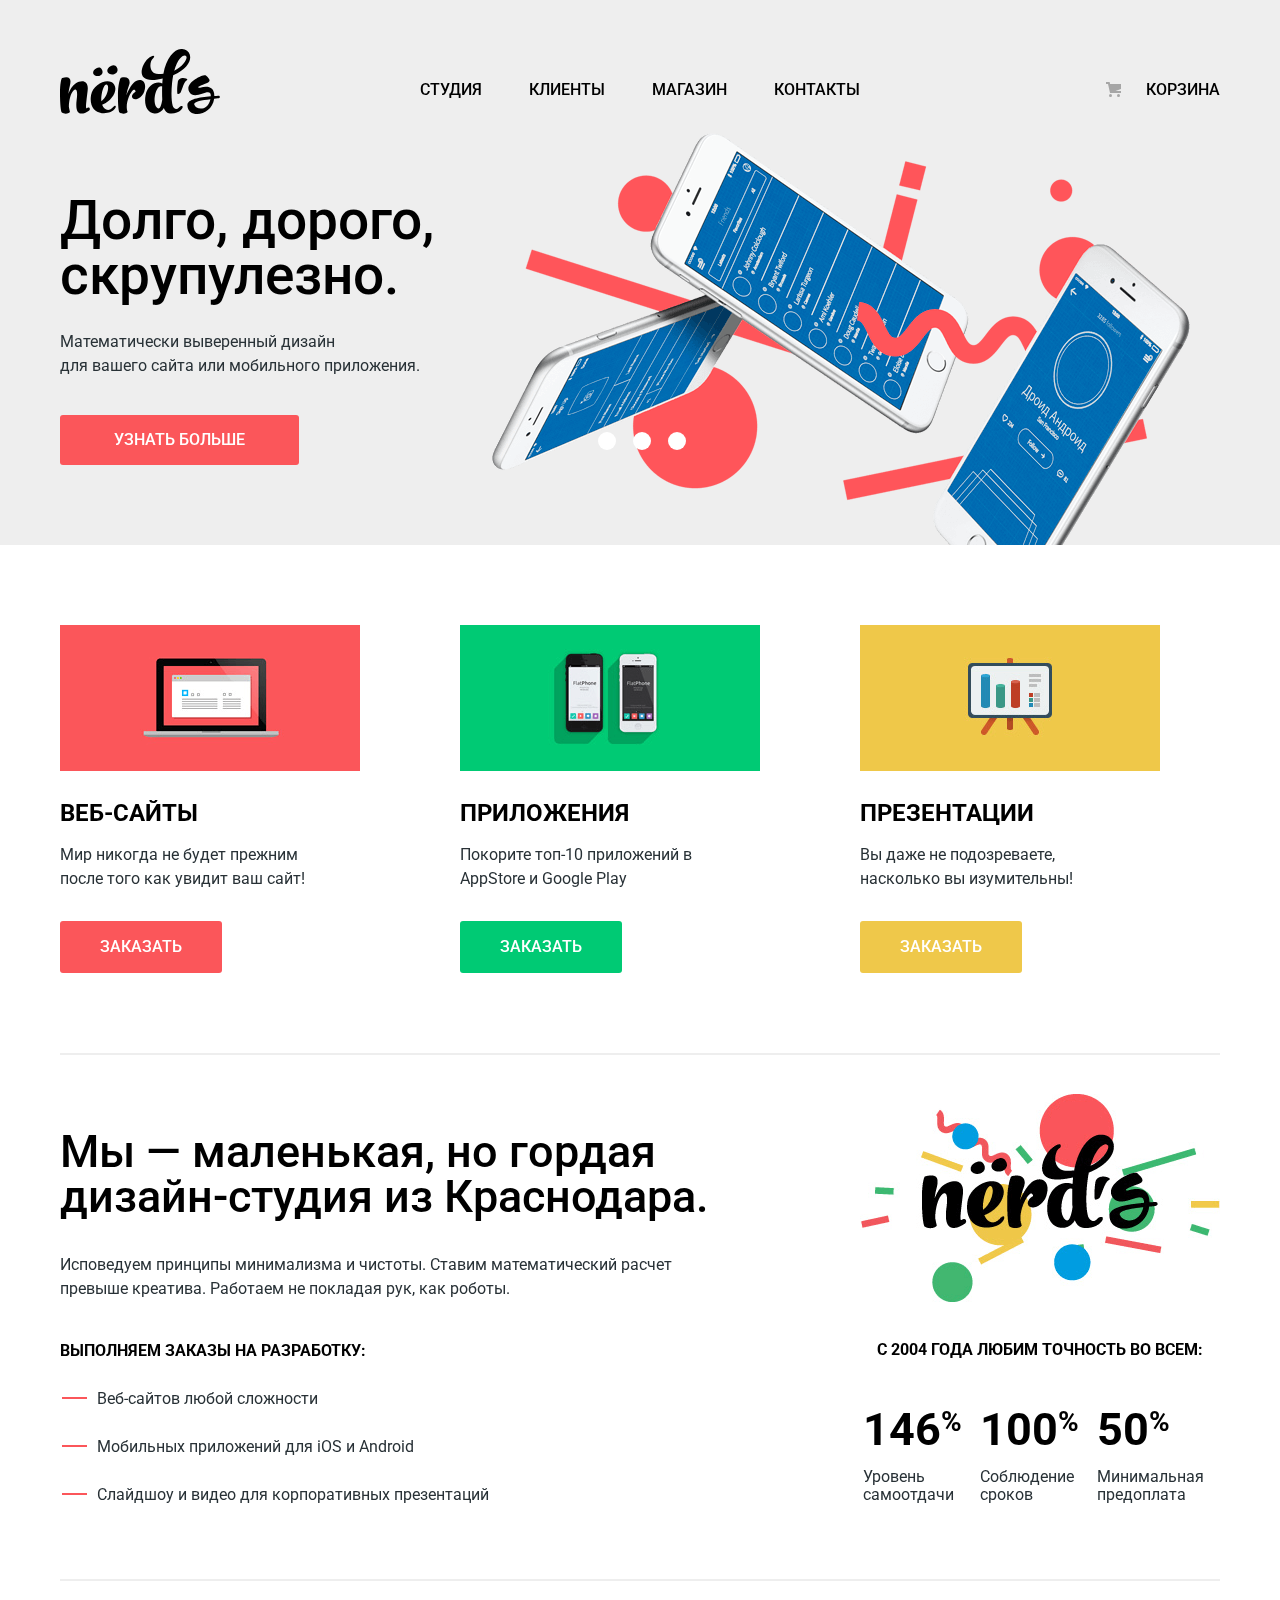
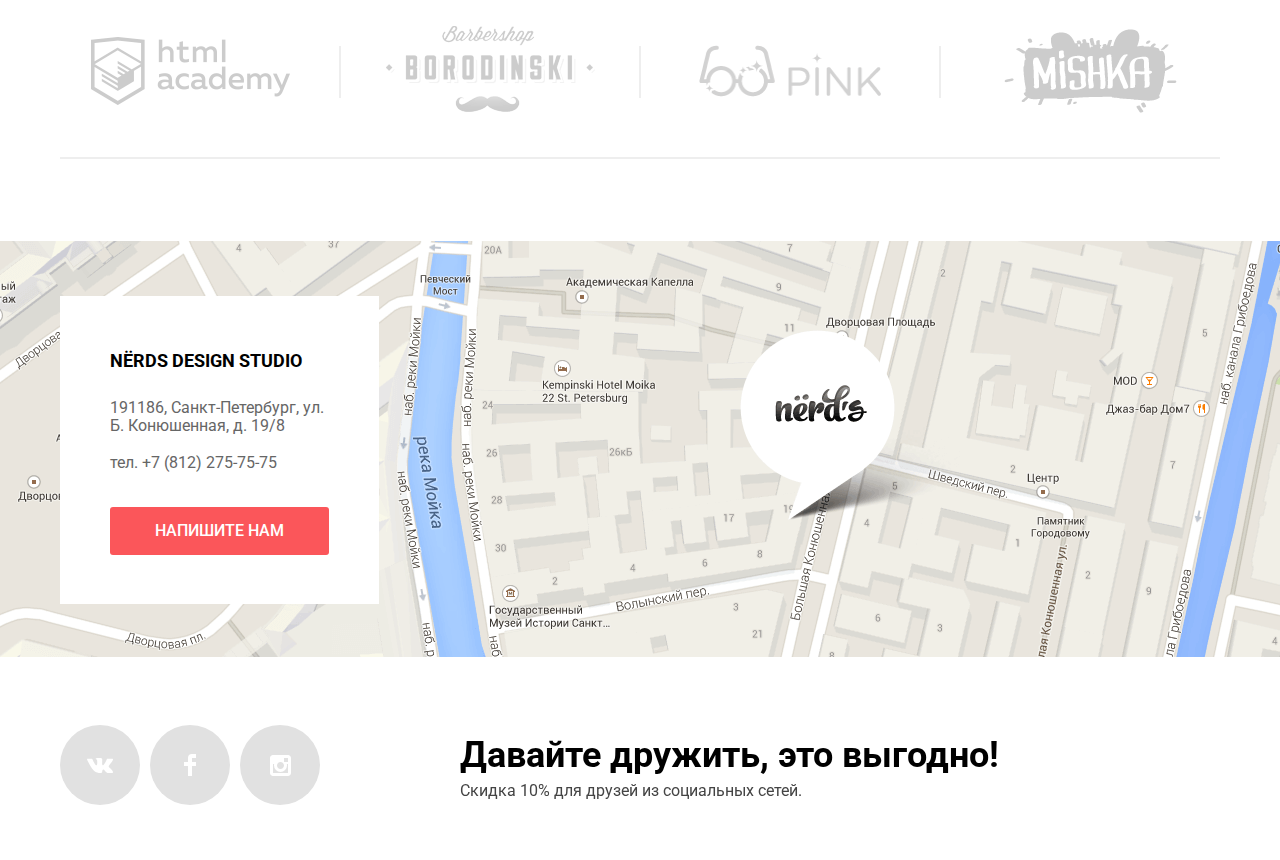
<file: index.html>
<!DOCTYPE html>
<html lang="ru">

<head>
  <meta charset="utf-8">
  <meta name="description" content="дизайн-студия из Краснодара">
  <meta name="keywords" content="дизайн, веб-сайты, приложения">
  <title>HTML Academy: Нёрдс</title>
  <link href="https://fonts.googleapis.com/css?family=Roboto:400,500,700&display=swap&subset=cyrillic" rel="stylesheet">
  <link rel="stylesheet" href="css/normalize.css">
  <link rel="stylesheet" href="./css/mini-style.css">
</head>

<body>
  <!--навигация-->
  <header class="header">
    <nav class="header-nav">
      <a class="header-logo">
        <img src="img/decor/nerds-logo.svg" alt="Логотип дизайн-студии Nerds" width="160" height="65">
      </a>
      <div class="nav-wrapper">
        <div class="nav-container">
          <ul class="nav-list">
            <li>
              <a href="#">Студия</a>
            </li>
            <li>
              <a href="#">Клиенты</a>
            </li>
            <li>
              <a href="catalog.html">Магазин</a>
            </li>
            <li>
              <a href="#">Контакты</a>
            </li>
          </ul>
          <span class="nav-basket">
            <a href="#">Корзина</a>
          </span>
        </div>
      </div>
    </nav>
  </header>

  <!--основной раздел-->
  <main class="main-index">
    <h1 class="visually-hidden">Дизайн-студия Nerds</h1>
    <!--слайдер-->
    <section class="slider">
      <h2 class="visually-hidden">Преимущества</h2>
      <div class="slider-wrapper-first item-slide">
        <div class="slider-container-first">
          <h2>Долго, дорого, скрупулезно.</h2>
          <p>
            Математически выверенный дизайн<br> для вашего сайта или мобильного
            приложения.
          </p>
          <a class="btn slider-btn" href="#">Узнать больше</a>
        </div>
      </div>
      <div class="slider-wrapper-second">
        <div class="slider-container-second">
          <h2>Любим математику как никто другой</h2>
          <p>
            Никакого креатива, только математические формулы<br> для расчета
            идеальных пропорций.
          </p>
          <a class="btn slider-btn" href="#">Узнать больше</a>
        </div>
      </div>
      <div class="slider-wrapper-third">
        <div class="slider-container-third">
          <h2>Только ночь, только хардкор</h2>
          <p>
            Работать днем, как все? Мы против этого.<br> Ближе к полуночи работа
            только начинается.
          </p>
          <a class="btn slider-btn" href="#">Узнать больше</a>
        </div>
      </div>
    </section>
    <!--переключатели слайдера тут-->
    <div class="button-container">
      <button type="button" class="slider-button slide-1">
        <span class="visually-hidden">Слайд-2</span>
      </button>
      <button type="button" class="slider-button slide-2">
        <span class="visually-hidden">Слайд-3</span>
      </button>
      <button type="button" class="slider-button slide-3">
        <span class="visually-hidden">Слайд-1</span>
      </button>
    </div>
    <!--список предложений-->
    <section class="directions">
      <h2 class="visually-hidden">Направления</h2>
      <div class="directions-web">
        <h3>Веб-сайты</h3>
        <p>Мир никогда не будет прежним после того как увидит ваш сайт!</p>
        <a class="btn" href="#">Заказать</a>
      </div>
      <div class="directions-app">
        <h3>Приложения</h3>
        <p>Покорите топ-10 приложений в AppStore и Google Play</p>
        <a class="btn btn-app" href="#">Заказать</a>
      </div>
      <div class="directions-presentation">
        <h3>Презентации</h3>
        <p>Вы даже не подозреваете, насколько вы изумительны!</p>
        <a class="btn btn-presentation" href="#">Заказать</a>
      </div>
    </section>
    <!--блок о нас-->
    <section class="features">
      <h2 class="visually-hidden">О нас</h2>
      <div class="features-about">
        <p>Мы — маленькая, но гордая дизайн-студия из Краснодара.</p>
        <p>
          Исповедуем принципы минимализма и чистоты. Ставим математический
          расчет превыше креатива. Работаем не покладая рук, как роботы.
        </p>
        <h3>Выполняем заказы на разработку:</h3>
        <ul class="about-list">
          <li>Веб-сайтов любой сложности</li>
          <li>Мобильных приложений для iOS и Android</li>
          <li>Слайдшоу и видео для корпоративных презентаций</li>
        </ul>
      </div>
      <div class="statistic">
        <img src="img/decor/nerds-illustration.png" alt="Логотип студии Nerds" width="360" height="208">
        <p>с 2004 года Любим точность во всем:</p>
        <table class="statistic-table">
          <tr>
            <td>146<sup>%</sup></td>
            <td>100<sup>%</sup></td>
            <td>50<sup>%</sup></td>
          </tr>
          <tr>
            <td>Уровень самоотдачи</td>
            <td>Соблюдение сроков</td>
            <td>Минимальная предоплата</td>
          </tr>
        </table>
      </div>
    </section>
    <!--блок клиентов-->
    <section class="customers">
      <h2 class="visually-hidden">Наши клиенты</h2>
      <ul class="customers-list">
        <li>
          <a href="https://htmlacademy.ru/intensive/htmlcss" target="_blank">
            <img src="img/content/logo-html.png" alt="Сайт html academy" width="199" height="68">
          </a>
        </li>
        <li>
          <a href="#">
            <img src="img/content/logo-barber.png" alt="Барбершоп Бородинский" width="209" height="90">
          </a>
        </li>
        <li>
          <a href="#">
            <img src="img/content/logo-pink.png" alt="Приложение Pink" width="182" height="52">
          </a>
        </li>
        <li>
          <a href="#">
            <img src="img/content/logo-mishka.png" alt="Интернет магазин mishka" width="173" height="84">
          </a>
        </li>
      </ul>
    </section>
  </main>
  <!--подвал-->
  <footer class="footer">
    <section class="footer-map">
      <h2 class="visually-hidden">Как нас найти</h2>
      <!--карта-->
      <iframe
        src="https://www.google.com/maps/embed?pb=!1m18!1m12!1m3!1d999.3018936266584!2d30.321953057888255!3d59.93871648187632!2m3!1f0!2f0!3f0!3m2!1i1024!2i768!4f13.1!3m3!1m2!1s0x4696310fca145cc1%3A0x42b32648d8238007!2z0JHQvtC70YzRiNCw0Y8g0JrQvtC90Y7RiNC10L3QvdCw0Y8g0YPQuy4sIDE5LzgsINCh0LDQvdC60YIt0J_QtdGC0LXRgNCx0YPRgNCzLCDQoNC-0YHRgdC40Y8sIDE5MTE4Ng!5e0!3m2!1sru!2suk!4v1581093288947!5m2!1sru!2suk"
        height="416" style="border:0;" allowfullscreen=""></iframe>
      <div class="contacts">
        <h3>NЁRDS DESIGN STUDIO</h3>
        <p>191186, Санкт-Петербург, ул. Б. Конюшенная, д. 19/8</p>
        <a class="tel" href="tel:+78122757575">тел. +7 (812) 275-75-75</a>
        <a class="btn write-us" href="form.html">Напишите нам</a>
      </div>
    </section>
    <!-- Соц сети -->
    <section class="footer-socials">
      <h2 class="visually-hidden">Соц сети</h2>
      <ul class="socials-list">
        <li>
          <a class="btn-vk" href="https://vk.com/" target="_blank">
            <span class="visually-hidden">Вконтакте</span>
            <svg xmlns="http://www.w3.org/2000/svg" width="26" height="15">
              <path fill="#FFF"
                d="M16.138 11.51c.956-.309 2.18 2.04 3.483 2.939.978.681 1.727.534 1.727.534l3.473-.05s1.815-.112.957-1.554c-.071-.12-.503-1.069-2.585-3.022-2.177-2.043-1.882-1.712.739-5.244 1.597-2.153 2.236-3.468 2.036-4.028-.192-.539-1.365-.399-1.365-.399L20.69.713c-.381.001-.704.119-.851.515-.003.004-.621 1.666-1.445 3.079-1.741 2.989-2.436 3.148-2.724 2.961-.661-.433-.494-1.737-.494-2.664 0-2.897.432-4.105-.846-4.417-.427-.104-.739-.172-1.828-.182-1.392-.021-2.574 0-3.244.329-.445.223-.786.712-.579.74.26.035.843.16 1.155.586.401.552.389 1.789.389 1.789s.229 3.411-.54 3.834c-.528.29-1.25-.302-2.803-3.016-.793-1.388-1.392-2.922-1.392-2.922s-.116-.285-.326-.441c-.25-.185-.6-.244-.6-.244L.848.684S.29.7.085.946c-.182.218-.015.668-.015.668s2.909 6.881 6.203 10.347c3.02 3.182 6.452 2.971 6.452 2.971h1.555s.469-.054.709-.312c.224-.24.214-.691.214-.691s-.031-2.109.935-2.419z" />
            </svg>
          </a>
        </li>
        <li>
          <a class="btn-fb" href="https://www.facebook.com/" target="_blank">
            <span class="visually-hidden">Фейсбук</span>
            <svg xmlns="http://www.w3.org/2000/svg" width="12" height="22" viewBox="0 0 12 22">
              <path fill="#FFF" d="M12 4V0H8a4 4 0 0 0-4 4v4H0v4h4v10h4V12h4V8H8V4h4z" />
            </svg>
          </a>
        </li>
        <li>
          <a class="btn-inst" href="https://www.instagram.com/" target="_blank">
            <span class="visually-hidden">Инстаграм</span>
            <svg xmlns="http://www.w3.org/2000/svg" width="21" height="21">
              <path fill="#FFF"
                d="M18 0H3C1.35 0 0 1.35 0 3v15c0 1.65 1.35 3 3 3h15c1.65 0 3-1.35 3-3V3c0-1.65-1.35-3-3-3zm-7.5 7c1.93 0 3.5 1.57 3.5 3.5S12.43 14 10.5 14 7 12.43 7 10.5 8.57 7 10.5 7zM18 18H3V9h1.181A6.504 6.504 0 004 10.5a6.5 6.5 0 1013 0 6.45 6.45 0 00-.181-1.5H18v9zm0-11h-4V3h4v4z" />
            </svg>
          </a>
        </li>
      </ul>
      <div class="promo">
        <p>Давайте дружить, это выгодно!</p>
        <p>Скидка 10% для друзей из социальных сетей.</p>
      </div>
    </section>
  </footer>
  <!--форма-->
  <section class="feedback">
    <h2>Напишите нам</h2>
    <button type="button" class="feedback-close"><span class="visually-hidden">Закрыть</span></button>
    <form class="feedback-form" action="https://echo.htmlacademy.ru" method="post">
      <div class="form-wrapper">
        <label for="name-field">Ваше имя:</label>
        <input type="text" name="login" id="name-field" placeholder="Имя Фамилия" pattern="^[А-Яа-яЁё\s]+$">
      </div>
      <div class="form-wrapper">
        <label for="email-field">Ваш e-mail:</label>
        <input type="email" name="email" id="email-field" placeholder="email@example.com">
      </div>
      <div class="form-wrapper">
        <label for="text-field">Текст письма:</label>
        <textarea name="text" id="text-field" placeholder="В свободной форме"></textarea>
      </div>
      <button class="btn btn-form" type="submit">Отправить</button>
    </form>
  </section>
  <script src="./js/mini-script.js"></script>
</body>

</html>
</file>
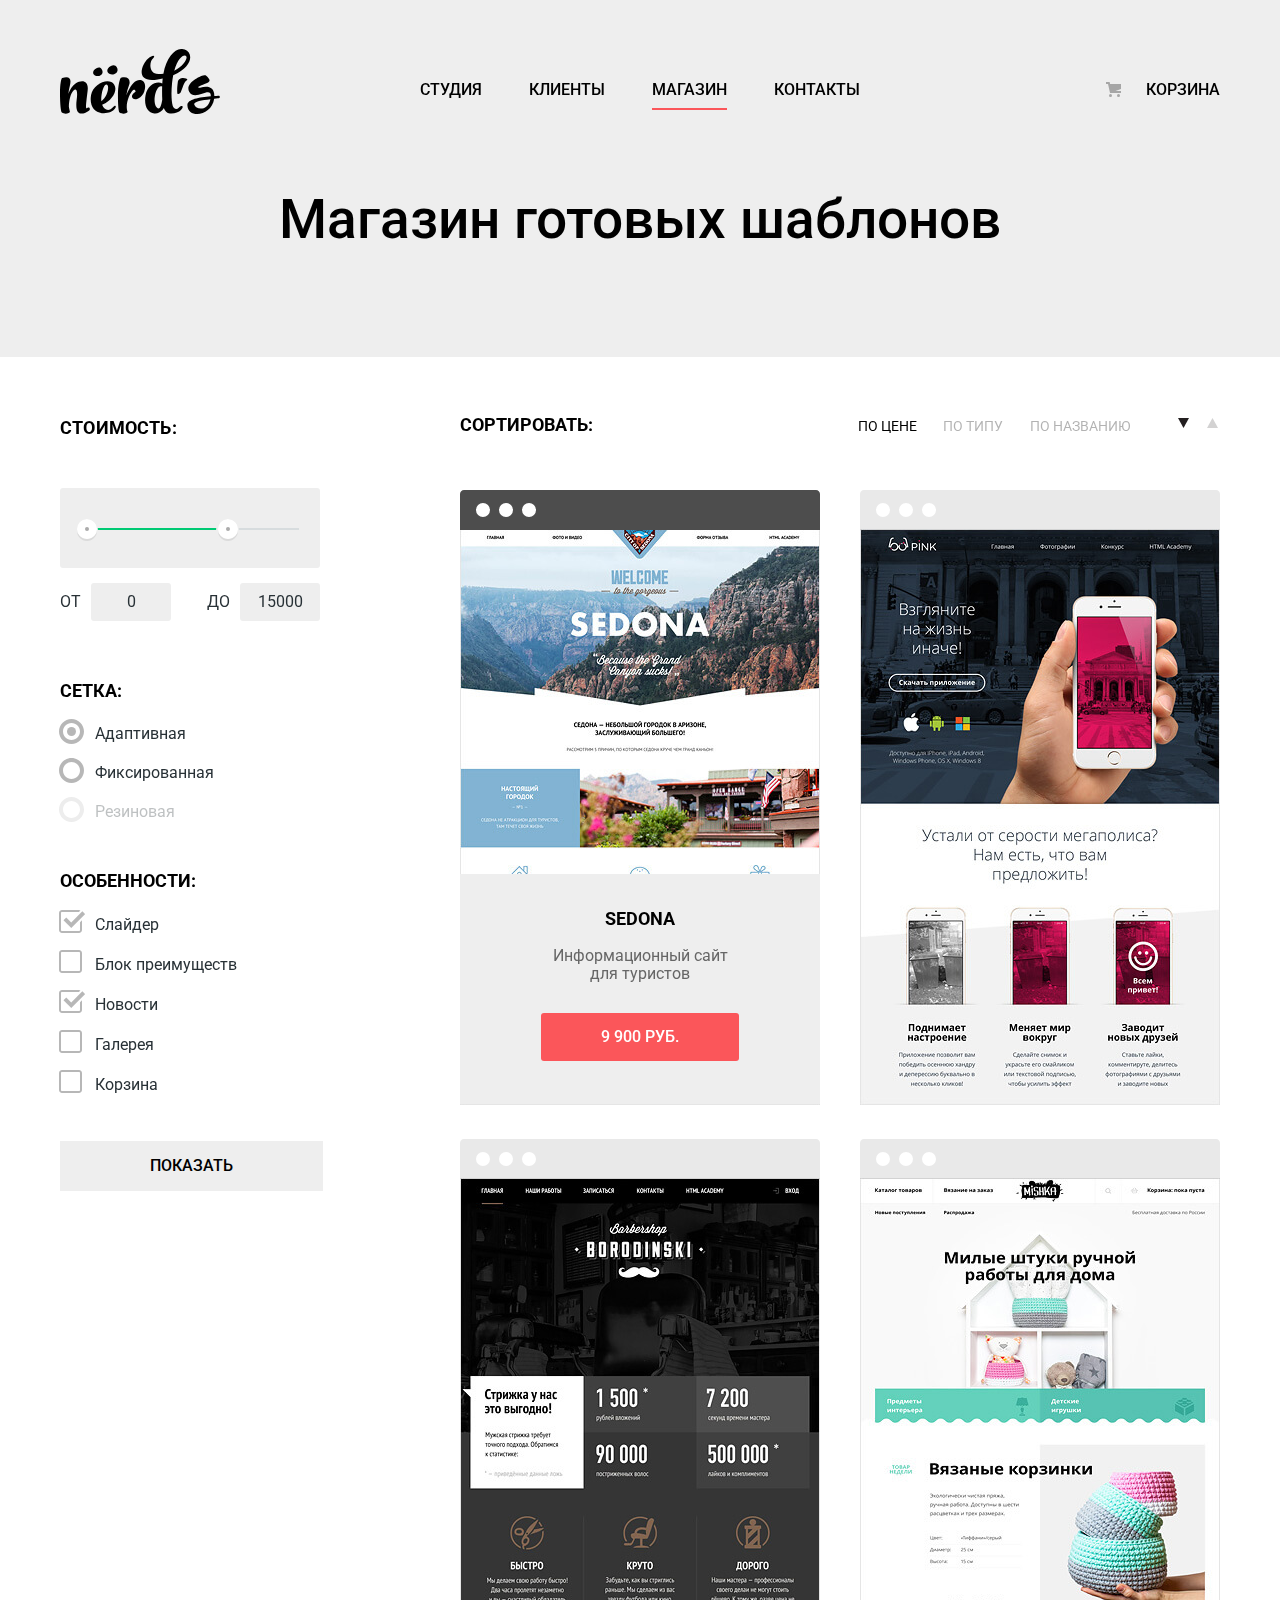
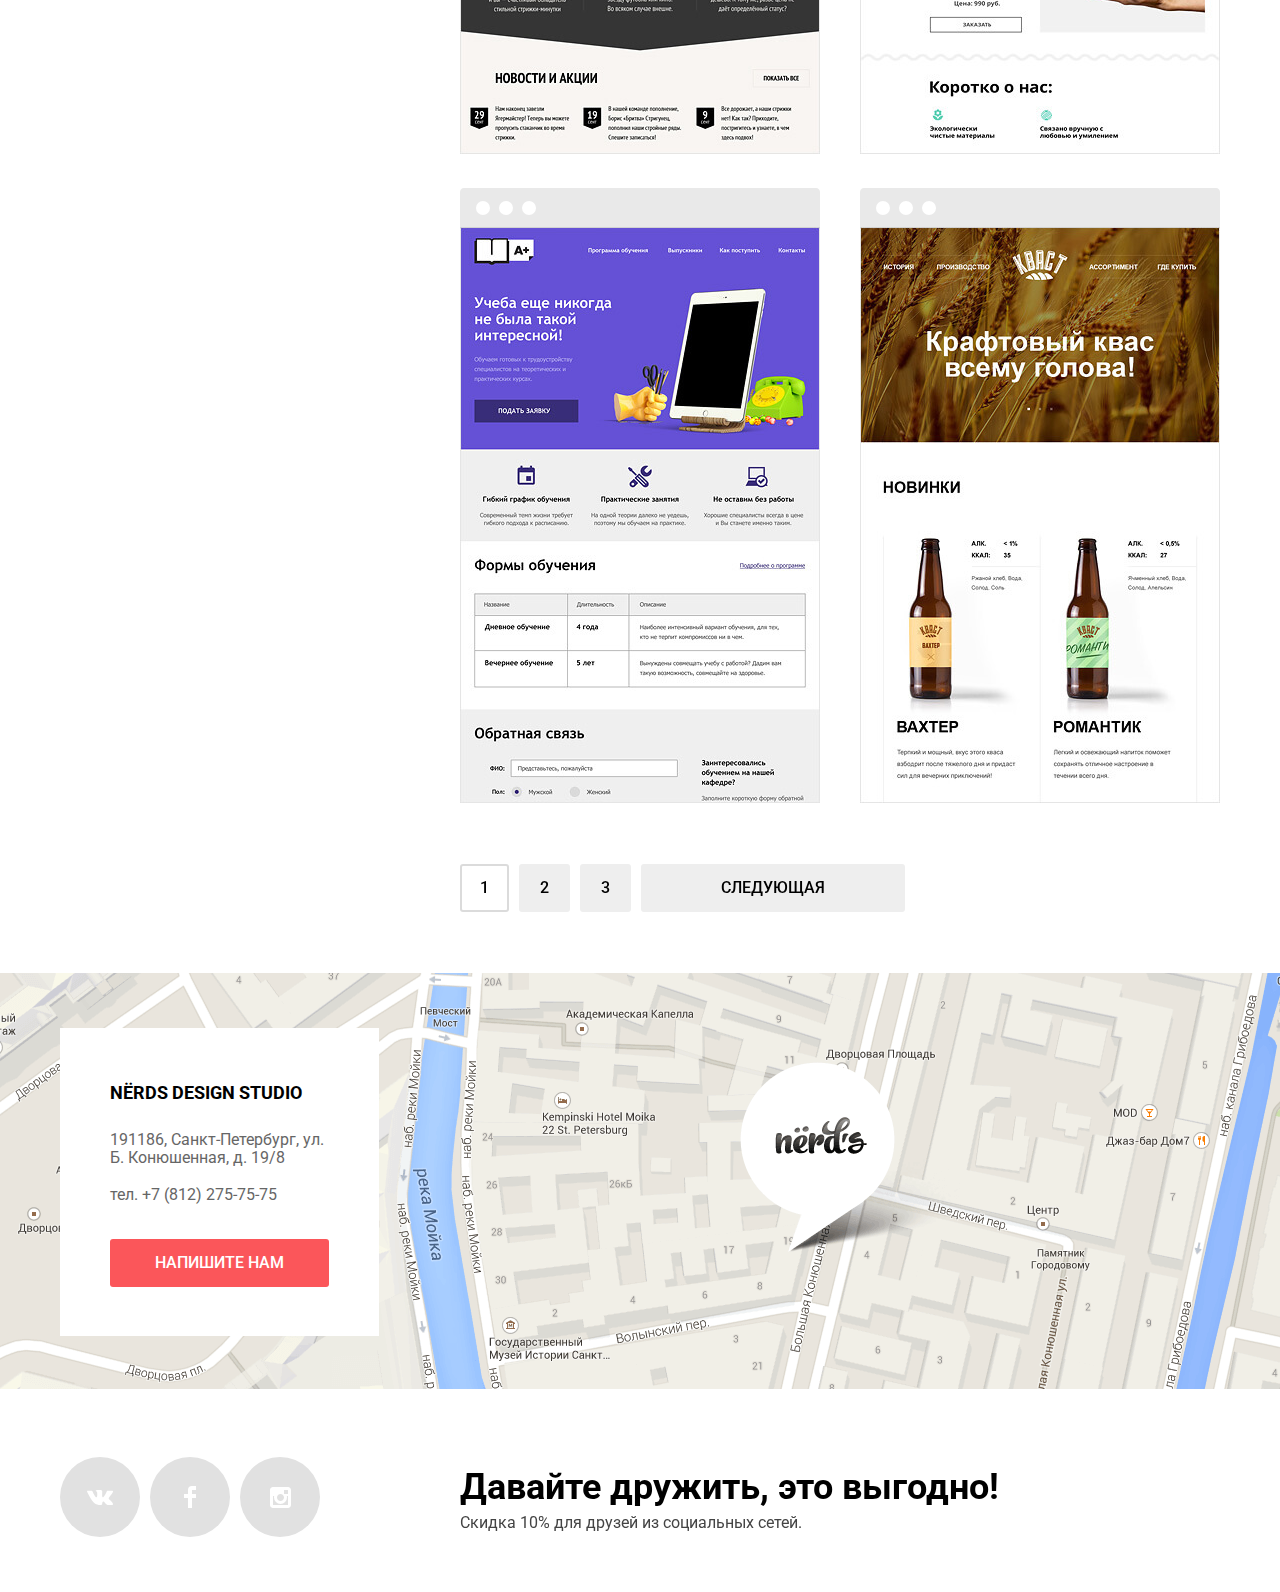
<file: catalog.html>
<!DOCTYPE html>
<html lang="ru">

<head>
  <meta charset="utf-8">
  <meta name="description" content="дизайн-студия из Краснодара">
  <meta name="keywords" content="дизайн, веб-сайты, приложения">
  <title>HTML Academy: Нёрдс</title>
  <link href="https://fonts.googleapis.com/css?family=Roboto:400,500,700&display=swap&subset=cyrillic" rel="stylesheet">
  <link rel="stylesheet" href="css/normalize.css">
  <link rel="stylesheet" href="./css/mini-style.css">
</head>

<body>
  <!--навигация-->
  <header class="header header-catalog">
    <nav class="header-nav">
      <a class="header-logo" href="index.html">
        <img src="img/decor/nerds-logo.svg" alt="Логотип" width="160" height="65">
      </a>
      <div class="nav-wrapper">
        <div class="nav-container">
          <ul class="nav-list">
            <li>
              <a href="index.html">Студия</a>
            </li>
            <li>
              <a href="#">Клиенты</a>
            </li>
            <li>
              <a class="item-curent">Магазин</a>
            </li>
            <li>
              <a href="#">Контакты</a>
            </li>
          </ul>
          <span class="nav-basket">
            <a href="#">Корзина</a>
          </span>
        </div>
      </div>
    </nav>
    <h1>Магазин готовых шаблонов</h1>
  </header>

  <main class="main-catalog">
    <!--формы стоимость, сетка, особенности-->
    <form class="selection" action="https://echo.htmlacademy.ru" method="get">
      <fieldset class="filter">
        <legend>Стоимость:</legend>
        <!--слайдер стоимости-->
        <div class="filter-cost">
          <div class="filter-line">
            <!-- Ползунки -->
            <button class="filter-button-min" type="button">
              <span class="visually-hidden">Минимальное значение</span>
            </button>
            <button class="filter-button-max" type="button">
              <span class=" visually-hidden">Максимальное значение</span>
            </button>
          </div>
        </div>
        <div class="filter-wrapper">
          <div class="filter-min">
            <label>От<input type="text" value="0"></label>
          </div>
          <div class="filter-max">
            <label>До<input type="text" value="15000"></label>
          </div>
        </div>

      </fieldset>
      <fieldset class="grid">
        <legend>Сетка:</legend>
        <div class="radio-wrapper">
          <input class="visually-hidden" type="radio" name="grid" id="adaptive-field" value="adaptive" checked>
          <label for="adaptive-field">Адаптивная</label>
        </div>
        <div class="radio-wrapper">
          <input class="visually-hidden" type="radio" name="grid" id="fixed-field" value="fixed">
          <label for="fixed-field">Фиксированная</label>
        </div>
        <div class="radio-wrapper">
          <input class="visually-hidden" type="radio" name="grid" id="rubber-field" value="rubber" disabled>
          <label for="rubber-field">Резиновая</label>
        </div>
      </fieldset>
      <fieldset class="advantages">
        <legend>Особенности:</legend>
        <div class="checkbox-wrapper">
          <input class="visually-hidden" type="checkbox" name="slider" id="slider-field" checked>
          <label for="slider-field">Слайдер</label>
        </div>
        <div class="checkbox-wrapper">
          <input class="visually-hidden" type="checkbox" name="advantages" id="advantages-field">
          <label for="advantages-field">Блок преимуществ</label>
        </div>
        <div class="checkbox-wrapper">
          <input class="visually-hidden" type="checkbox" name="news" id="news-field" checked>
          <label for="news-field">Новости</label>
        </div>
        <div class="checkbox-wrapper">
          <input class="visually-hidden" type="checkbox" name="gallery" id="gallery-field">
          <label for="gallery-field">Галерея</label>
        </div>
        <div class="checkbox-wrapper">
          <input class="visually-hidden" type="checkbox" name="basket" id="basket-field">
          <label for="basket-field">Корзина</label>
        </div>
      </fieldset>
      <button class="show-btn" type="submit">Показать</button>
    </form>
    <!--Сортировка-->
    <div class="wrapper-catalog">
      <section class="sorting">
        <h2>Сортировать:</h2>
        <ul class="sorting-list">
          <li>
            <a class="item-curent" href="#">По цене</a>
          </li>
          <li>
            <a href="#">По типу</a>
          </li>
          <li>
            <a href="#">По названию</a>
          </li>
        </ul>
        <div class="arrow-wrapper">
          <a class="item-curent arrow-down" href="#">По убыванию</a>
          <a class="arrow-up" href="#">По возрастанию</a>
        </div>
      </section>
      <!--Карточки товаров-->
      <section class="card">
        <h2 class="visually-hidden">Каталог товаров</h2>
        <ul class="card-list">
          <li class="item-curent">
            <img src="img/content/img-sedona.jpg" alt="Сайт города Седона" width="360" height="576">
            <div class="card-hover-blog">
              <h3><a href="#">Sedona</a></h3>
              <p>Информационный сайт для&nbsp;туристов</p>
              <div class="card-btn-wprapper">
                <button class="btn card-btn" type="button">9 900 руб.</button>
              </div>
            </div>
          </li>

          <li>
            <img src="img/content/img-pink.jpg" alt="Приложение Pink" width="360" height="576">
            <div class="card-hover-blog">
              <h3><a href="#">Pink app</a></h3>
              <p>Продуктовый лендинг приложения для iOS и Android</p>
              <div class="card-btn-wprapper">
                <button class="btn card-btn" type="button">9 900 руб.</button>
              </div>
            </div>
          </li>

          <li>
            <img src="img/content/img-barbershop.jpg" alt="Барбершоп Бородинский" width="360" height="576">
            <div class="card-hover-blog">
              <h3><a href="#">Barbershop</a></h3>
              <p>Сайт салона красоты. Для&nbsp;мужчин, да.</p>
              <div class="card-btn-wprapper">
                <button class="btn card-btn" type="button">9 900 руб.</button>
              </div>
            </div>
          </li>

          <li>
            <img src="img/content/img-mishka.jpg" alt="Магазин Мишка" width="360" height="576">
            <div class="card-hover-blog">
              <h3><a href="#">Mishka</a></h3>
              <p>Интернет-магазин вязаных&nbsp;игрушек</p>
              <div class="card-btn-wprapper">
                <button class="btn card-btn" type="button">9 900 руб.</button>
              </div>
            </div>
          </li>

          <li>
            <img src="img/content/img-aplus.jpg" alt="Школа А-плюс" width="360" height="576">
            <div class="card-hover-blog">
              <h3><a href="">A plus</a></h3>
              <p>Лендинг курсов повышения квалификации</p>
              <div class="card-btn-wprapper">
                <button class="btn card-btn" type="button">9 900 руб.</button>
              </div>
            </div>
          </li>

          <li>
            <img src="img/content/img-kvast.jpg" alt="Квас Кваст" width="360" height="576">
            <div class="card-hover-blog">
              <h3><a href="">Кваст</a></h3>
              <p>Промо-сайт производителя крафтового кваса</p>
              <div class="card-btn-wprapper">
                <button class="btn card-btn" type="button">9 900 руб.</button>
              </div>
            </div>
          </li>
        </ul>
      </section>
      <!--Пагинация-->

      <div class="pagination">
        <ul class="pagination-list">
          <li>
            <a class="item-curent" href="#">1</a>
          </li>
          <li>
            <a href="#">2</a>
          </li>
          <li>
            <a href="#">3</a>
          </li>
          <li>
            <a class="btn-next" href="#">Следующая</a>
          </li>
        </ul>
      </div>
    </div>
  </main>
  <!--подвал-->
  <footer class="footer">
    <section class="footer-map">
      <h2 class="visually-hidden">Как нас найти</h2>
      <!--карта-->
      <iframe
        src="https://www.google.com/maps/embed?pb=!1m18!1m12!1m3!1d999.3018936266584!2d30.321953057888255!3d59.93871648187632!2m3!1f0!2f0!3f0!3m2!1i1024!2i768!4f13.1!3m3!1m2!1s0x4696310fca145cc1%3A0x42b32648d8238007!2z0JHQvtC70YzRiNCw0Y8g0JrQvtC90Y7RiNC10L3QvdCw0Y8g0YPQuy4sIDE5LzgsINCh0LDQvdC60YIt0J_QtdGC0LXRgNCx0YPRgNCzLCDQoNC-0YHRgdC40Y8sIDE5MTE4Ng!5e0!3m2!1sru!2suk!4v1581093288947!5m2!1sru!2suk"
        height="416" style="border:0;" allowfullscreen=""></iframe>
      <div class="contacts">
        <h3>NЁRDS DESIGN STUDIO</h3>
        <p>191186, Санкт-Петербург, ул. Б. Конюшенная, д. 19/8</p>
        <a class="tel" href="tel:+78122757575">тел. +7 (812) 275-75-75</a>
        <a class="btn write-us" href="form.html">Напишите нам</a>
      </div>
    </section>
    <!-- Соц сети -->
    <section class="footer-socials">
      <h2 class="visually-hidden">Соц сети</h2>
      <ul class="socials-list">
        <li>
          <a class="btn-vk" href="https://vk.com/" target="_blank">
            <span class="visually-hidden">Вконтакте</span>
            <svg xmlns="http://www.w3.org/2000/svg" width="26" height="15">
              <path fill="#FFF"
                d="M16.138 11.51c.956-.309 2.18 2.04 3.483 2.939.978.681 1.727.534 1.727.534l3.473-.05s1.815-.112.957-1.554c-.071-.12-.503-1.069-2.585-3.022-2.177-2.043-1.882-1.712.739-5.244 1.597-2.153 2.236-3.468 2.036-4.028-.192-.539-1.365-.399-1.365-.399L20.69.713c-.381.001-.704.119-.851.515-.003.004-.621 1.666-1.445 3.079-1.741 2.989-2.436 3.148-2.724 2.961-.661-.433-.494-1.737-.494-2.664 0-2.897.432-4.105-.846-4.417-.427-.104-.739-.172-1.828-.182-1.392-.021-2.574 0-3.244.329-.445.223-.786.712-.579.74.26.035.843.16 1.155.586.401.552.389 1.789.389 1.789s.229 3.411-.54 3.834c-.528.29-1.25-.302-2.803-3.016-.793-1.388-1.392-2.922-1.392-2.922s-.116-.285-.326-.441c-.25-.185-.6-.244-.6-.244L.848.684S.29.7.085.946c-.182.218-.015.668-.015.668s2.909 6.881 6.203 10.347c3.02 3.182 6.452 2.971 6.452 2.971h1.555s.469-.054.709-.312c.224-.24.214-.691.214-.691s-.031-2.109.935-2.419z" />
            </svg>
          </a>
        </li>
        <li>
          <a class="btn-fb" href="https://www.facebook.com/" target="_blank">
            <span class="visually-hidden">Фейсбук</span>
            <svg xmlns="http://www.w3.org/2000/svg" width="12" height="22" viewBox="0 0 12 22">
              <path fill="#FFF" d="M12 4V0H8a4 4 0 0 0-4 4v4H0v4h4v10h4V12h4V8H8V4h4z" />
            </svg>
          </a>
        </li>
        <li>
          <a class="btn-inst" href="https://www.instagram.com/" target="_blank">
            <span class="visually-hidden">Инстаграм</span>
            <svg xmlns="http://www.w3.org/2000/svg" width="21" height="21">
              <path fill="#FFF"
                d="M18 0H3C1.35 0 0 1.35 0 3v15c0 1.65 1.35 3 3 3h15c1.65 0 3-1.35 3-3V3c0-1.65-1.35-3-3-3zm-7.5 7c1.93 0 3.5 1.57 3.5 3.5S12.43 14 10.5 14 7 12.43 7 10.5 8.57 7 10.5 7zM18 18H3V9h1.181A6.504 6.504 0 004 10.5a6.5 6.5 0 1013 0 6.45 6.45 0 00-.181-1.5H18v9zm0-11h-4V3h4v4z" />
            </svg>
          </a>
        </li>
      </ul>
      <div class="promo">
        <p>Давайте дружить, это выгодно!</p>
        <p>Скидка 10% для друзей из социальных сетей.</p>
      </div>
    </section>
  </footer>
  <!--форма-->
  <section class="feedback">
    <h2>Напишите нам</h2>
    <button type="button" class="feedback-close"><span class="visually-hidden">Закрыть</span></button>
    <form class="feedback-form" action="https://echo.htmlacademy.ru" method="post">
      <div class="form-wrapper">
        <label for="name-field">Ваше имя:</label>
        <input type="text" name="login" id="name-field" placeholder="Имя Фамилия" pattern="^[А-Яа-яЁё\s]+$">
      </div>
      <div class="form-wrapper">
        <label for="email-field">Ваш e-mail:</label>
        <input type="email" name="email" id="email-field" placeholder="email@example.com">
      </div>
      <div class="form-wrapper">
        <label for="text-field">Текст письма:</label>
        <textarea name="text" id="text-field" placeholder="В свободной форме"></textarea>
      </div>
      <button class="btn btn-form" type="submit">Отправить</button>
    </form>
  </section>
  <script src="./js/mini-script.js"></script>
</body>

</html>
</file>
<file: css/mini-style.css>
body{margin:0;padding:0;min-width:1200px;font-family:Roboto,Arial,sans-serif;font-size:16px;line-height:24px;font-weight:400;color:#000;background-color:#fff}html{-webkit-box-sizing:border-box;box-sizing:border-box}*,::after,::before{-webkit-box-sizing:inherit;box-sizing:inherit}a{text-decoration:none}img{max-width:100%;height:auto}.visually-hidden{position:absolute;width:1px;height:1px;overflow:hidden;clip:rect(0 0 0 0)}.btn{display:inline-block;padding:17px 40px;font-weight:500;line-height:18px;text-align:center;text-transform:uppercase;color:#fff;background-color:#fb565a;cursor:pointer;border-radius:3px;border:none;vertical-align:middle}.btn:hover{background-color:#e74246}.btn:active{color:rgba(255,255,255,.3);background-color:#d7373b;-webkit-box-shadow:inset 0 3px 0 0 rgba(0,1,1,.1);box-shadow:inset 0 3px 0 0 rgba(0,1,1,.1)}.btn.disabled,.btn:disabled{cursor:default;opacity:.5;background-color:#c1c1c1}.header{width:100%;margin:0 auto;background-color:#eee}.header-nav{display:-webkit-box;display:-ms-flexbox;display:flex;-webkit-box-pack:justify;-ms-flex-pack:justify;justify-content:space-between;width:1160px;-webkit-box-sizing:border-box;box-sizing:border-box;margin-left:auto;margin-right:auto;padding-top:25px;font-weight:500;line-height:30px;color:#000;background-color:#eee}.header-logo{width:160px;height:55px;padding-top:24px}.nav-container{display:-webkit-box;display:-ms-flexbox;display:flex;-webkit-box-pack:justify;-ms-flex-pack:justify;justify-content:space-between;padding-top:50px;width:800px}.nav-list{display:-webkit-box;display:-ms-flexbox;display:flex;-webkit-box-pack:justify;-ms-flex-pack:justify;justify-content:space-between;-ms-flex-wrap:wrap;flex-wrap:wrap;width:440px;margin:0;padding:0;-webkit-box-sizing:border-box;box-sizing:border-box;list-style:none}.nav-list li:not(:first-child){padding-left:15px}.nav-basket a,.nav-list a{padding-top:20px;padding-bottom:20px;text-transform:uppercase;color:#000}.nav-basket a:focus,.nav-basket a:hover,.nav-list a:focus,.nav-list a:hover{color:#fb565a}.nav-basket a:active,.nav-list a:active{color:rgba(0,0,0,.3)}.nav-basket .item-curent,.nav-list .item-curent,.nav-list .item-curent:hover{padding-bottom:9px;color:#000;border-bottom:2px solid #fb565a}.nav-basket a{position:relative;width:120px;margin:0;padding:0;text-align:right}.nav-basket a::before{content:"";position:absolute;top:2px;left:-40px;width:18px;height:18px;background-image:url(../img/decor/cart-icon.svg);background-repeat:no-repeat}.slider-wrapper-first,.slider-wrapper-second,.slider-wrapper-third{display:none}.item-slide,.slide-visible-second,.slide-visible-third{display:block}.slider{display:-webkit-box;display:-ms-flexbox;display:flex;-webkit-box-pack:center;-ms-flex-pack:center;justify-content:center;width:100%;margin:0 auto;padding-top:8px;background-color:#eee}.slider-wrapper-first{width:1200px;padding-bottom:80px;background-image:url(../img/decor/slide1.png);background-repeat:no-repeat;background-position:452px 20px}.slider h2{margin:0;padding-top:5px;padding-bottom:27px;font-weight:500;font-size:55px;line-height:55px}.slider p{margin:0;padding-bottom:37px;color:#283136}.slider-container-first{width:400px;padding-top:75px;padding-left:20px}.slider-btn{display:inline-block;vertical-align:middle;padding:16px 54px;border-radius:3px}.slider-wrapper-second{width:1200px;padding-bottom:80px;background-image:url(../img/decor/slide2.png);background-repeat:no-repeat;background-position:516px 2px}.slider-container-second{width:560px;margin-top:75px;padding-left:20px}.slider-wrapper-third{width:1200px;padding-bottom:80px;background-image:url(../img/decor/slide3.png);background-repeat:no-repeat;background-position:420px bottom}.slider-container-third{width:450px;margin-top:75px;padding-left:20px}.button-container{position:absolute;left:50%;top:432px;margin-left:-50px}.button-container button{position:relative;display:inline-block;vertical-align:top;height:18px;width:18px;margin-left:13px;cursor:pointer;-webkit-transform:translateX(-5px);-ms-transform:translateX(-5px);transform:translateX(-5px);border-radius:50%;border:none;background-color:#fff}.button-container button:focus::before,.button-container button:hover::before{content:"";position:absolute;bottom:50%;right:50%;width:8px;height:8px;-webkit-box-sizing:border-box;box-sizing:border-box;border:2px solid #c1c1c1;border-radius:50%;-webkit-transform:translateX(50%) translateY(50%);-ms-transform:translateX(50%) translateY(50%);transform:translateX(50%) translateY(50%)}.directions{display:-webkit-box;display:-ms-flexbox;display:flex;-webkit-box-pack:justify;-ms-flex-pack:justify;justify-content:space-between;-ms-flex-wrap:wrap;flex-wrap:wrap;width:1160px;margin:auto;margin-top:80px;-webkit-box-sizing:border-box;box-sizing:border-box}.directions h3{margin:0;padding-top:173px;padding-bottom:15px;font-weight:700;font-size:24px;line-height:30px;text-transform:uppercase}.directions p{width:250px;margin:0;padding-bottom:30px;color:#283136}.directions-app,.directions-presentation,.directions-web{width:360px;padding-bottom:40px}.directions-web{background-image:url(../img/decor/illustration-1.png);background-repeat:no-repeat}.directions-app{background-image:url(../img/decor/illustration-2.png);background-repeat:no-repeat}.directions-presentation{background-image:url(../img/decor/illustration-3.png);background-repeat:no-repeat}.btn-app{background-color:#00ca74}.btn-app:hover{background-color:#00bc6c}.btn-app:active{background-color:#00aa62}.btn-presentation{background-color:#efc84a}.btn-presentation:hover{background-color:#eab534}.btn-presentation:active{background-color:#e5a722}.features{display:-webkit-box;display:-ms-flexbox;display:flex;-webkit-box-pack:justify;-ms-flex-pack:justify;justify-content:space-between;width:1160px;margin:auto;margin-top:40px;padding-top:30px;padding-bottom:50px;border-top:2px solid #eee;border-bottom:2px solid #eee}.features-about{width:680px}.features-about h3{margin:0;padding-top:38px;font-size:16px;line-height:24px;font-weight:700;text-transform:uppercase}.features-about p:nth-child(1){margin:0;padding-top:44px;font-size:45px;line-height:45px;font-weight:500}.features-about p:nth-child(2){margin:0;padding-top:34px;color:#283136}.about-list{margin:0;padding:0;padding-left:37px;list-style:none;color:#283136}.about-list li{position:relative;padding-top:24px}.about-list li::before{content:" ";position:absolute;margin-top:8px;height:2px;width:25px;top:26px;left:-35px;background-color:#fb565a}.statistic{width:360px;margin-left:auto;padding-top:9px}.statistic p{margin:0;padding-top:29px;padding-left:17px;font-weight:700;text-transform:uppercase}.statistic-table{padding-top:53px}.statistic-table td{width:308px;margin:0;padding-bottom:23px}.statistic-table tr:nth-child(1){font-weight:700;font-size:45px}.statistic-table tr:nth-child(2){line-height:18px;color:#283136}.statistic-table sup{font-size:28px}.customers-list{display:-webkit-box;display:-ms-flexbox;display:flex;-webkit-box-pack:justify;-ms-flex-pack:justify;justify-content:space-between;-ms-flex-wrap:wrap;flex-wrap:wrap;width:1160px;margin:0 auto;padding:0;padding-top:40px;padding-bottom:34px;-webkit-box-align:center;-ms-flex-align:center;align-items:center;border-bottom:2px solid #eee;list-style:none}.customers-list li{position:relative;width:260px;padding-top:5px;text-align:center}.customers-list li:not(:first-of-type)::after{content:"";position:absolute;bottom:50%;left:-21px;width:2px;height:52px;border-left:2px solid #eee;-webkit-transform:translateY(50%);-ms-transform:translateY(50%);transform:translateY(50%)}.customers-list a{opacity:.2}.customers-list a:focus,.customers-list a:hover{opacity:1}.customers-list a:active{opacity:.1}.footer{margin:0 auto;margin-top:82px;margin-bottom:55px}.footer-map{position:relative;height:416px;margin:auto;background-image:url(../img/decor/map.png);background-repeat:no-repeat;background-size:cover;background-position:center}.footer-map iframe{width:100%}.contacts{position:absolute;width:319px;min-height:308px;left:50%;top:55px;bottom:65px;margin-left:-580px;padding-left:50px;padding-right:50px;padding-top:50px;-webkit-box-sizing:border-box;box-sizing:border-box;background-color:#fff}.contacts h3{margin:0;padding-bottom:7px;font-weight:700;font-size:18px;line-height:30px}.contacts .tel,.contacts p{line-height:18px;color:#666}.write-us{width:100%;margin-top:32px;padding:15px 44px}.footer-socials{display:-webkit-box;display:-ms-flexbox;display:flex;width:1200px;margin-top:35px;margin-right:auto;margin-left:auto;-webkit-box-sizing:content-box;box-sizing:content-box}.socials-list{display:-webkit-box;display:-ms-flexbox;display:flex;-webkit-box-pack:justify;-ms-flex-pack:justify;justify-content:space-between;-ms-flex-wrap:wrap;flex-wrap:wrap;width:260px;margin:0;padding-top:33px;padding-left:20px;list-style:none}.socials-list a{display:-webkit-box;display:-ms-flexbox;display:flex;-webkit-box-pack:center;-ms-flex-pack:center;justify-content:center;-webkit-box-align:center;-ms-flex-align:center;align-items:center;width:80px;height:80px;background-color:#e1e1e1;border-radius:50%}.socials-list a:focus,.socials-list a:hover{background-color:#e74246}.socials-list a:active{-webkit-box-shadow:inset 0 3px 0 0 rgba(0,1,1,.1);box-shadow:inset 0 3px 0 0 rgba(0,1,1,.1);background-color:#d7373b}.btn-fb:active path,.btn-inst:active path,.btn-vk:active path{opacity:.3}.promo{width:560px;padding-left:140px;padding-top:45px}.promo p{margin:0}.promo p:first-child{font-weight:700;font-size:36px;line-height:36px}.promo p:last-child{padding-top:7px;line-height:22px;color:#444}.feedback{position:fixed;width:960px;margin:auto;margin-left:-480px;left:50%;bottom:147px;background-color:#fff;-webkit-box-shadow:0 20px 40px 0 rgba(0,1,1,.75);box-shadow:0 20px 40px 0 rgba(0,1,1,.75);opacity:0;z-index:-1}.feedback-show{opacity:1;z-index:1;animation:open .7s ease-out;-webkit-animation:open .7s ease-out}.close-animation{opacity:0;animation:close .7s ease-out;-webkit-animation:close .7s ease-out}.feedback-error{animation:error .6s;-webkit-animation:error .6s}.feedback h2{font-weight:500;margin:0;padding-top:66px;padding-left:99px;font-size:45px;line-height:45px}.feedback-close{position:absolute;width:25px;height:25px;top:75px;left:848px;background-image:url(../img/decor/close-cross-icon.svg);background-color:transparent;background-repeat:no-repeat;background-position:center;border:none;opacity:.3;cursor:pointer}.feedback-close:hover{opacity:1}.feedback-close:active{opacity:.1}.feedback-form{display:-webkit-box;display:-ms-flexbox;display:flex;-webkit-box-pack:justify;-ms-flex-pack:justify;justify-content:space-between;-ms-flex-wrap:wrap;flex-wrap:wrap;width:760px;margin:auto}.feedback-form .form-wrapper{width:360px;padding-top:40px}.feedback-form .form-wrapper:nth-child(3){width:760px}.feedback-form label{font-weight:700;line-height:18px}.form-wrapper input[type=email],.form-wrapper input[type=text]{ width:360px; margin-top:5px; padding:14px 12px; border-radius:3px; -webkit-box-sizing:border-box; box-sizing:border-box; -webkit-border-radius:3px; -moz-border-radius:3px; -ms-border-radius:3px; -o-border-radius:3px; }.feedback-form .form-wrapper:last-of-type{padding-top:32px}.form-wrapper textarea{width:760px;height:118px;margin-top:5px;padding:13px}.feedback-form input[type=email],.feedback-form input[type=text],.feedback-form textarea{border:2px solid #d7dcde}.feedback-form input[type=email]:hover,.feedback-form input[type=text]:hover,.feedback-form textarea:hover{border-color:#b4b9bb}.feedback-form input[type=email]:focus,.feedback-form input[type=text]:focus,.feedback-form textarea:focus{opacity:1;color:#444;border-color:#000}.feedback-form input:not(:placeholder-shown):invalid,.feedback-form textarea:not(:placeholder-shown):invalid{opacity:1;color:#e74246;border-color:#e74246}.btn-form{display:inline-block;margin-top:40px;margin-bottom:80px;padding:17px 84px;vertical-align:middle}@-webkit-keyframes open{0%{transform:translateY(-1000px);-webkit-transform:translateY(-1000px);-moz-transform:translateY(-1000px);-ms-transform:translateY(-1000px);-o-transform:translateY(-1000px);opacity:0}60%{transform:translateY(150px);-webkit-transform:translateY(150px);-moz-transform:translateY(150px);-ms-transform:translateY(150px);-o-transform:translateY(150px);opacity:.5}80%{transform:translateY(-50px);-webkit-transform:translateY(-50px);-moz-transform:translateY(-50px);-ms-transform:translateY(-50px);-o-transform:translateY(-50px)}100%{transform:translateY(0);-webkit-transform:translateY(0);-moz-transform:translateY(0);-ms-transform:translateY(0);-o-transform:translateY(0);opacity:1}}@keyframes open{0%{transform:translateY(-1000px);-webkit-transform:translateY(-1000px);-moz-transform:translateY(-1000px);-ms-transform:translateY(-1000px);-o-transform:translateY(-1000px);opacity:0}60%{transform:translateY(150px);-webkit-transform:translateY(150px);-moz-transform:translateY(150px);-ms-transform:translateY(150px);-o-transform:translateY(150px);opacity:.5}80%{transform:translateY(-50px);-webkit-transform:translateY(-50px);-moz-transform:translateY(-50px);-ms-transform:translateY(-50px);-o-transform:translateY(-50px)}100%{transform:translateY(0);-webkit-transform:translateY(0);-moz-transform:translateY(0);-ms-transform:translateY(0);-o-transform:translateY(0);opacity:1}}@-webkit-keyframes close{0%{transform:translateY(0);-webkit-transform:translateY(0);-moz-transform:translateY(0);-ms-transform:translateY(0);-o-transform:translateY(0);opacity:1;z-index:1}60%{transform:translateY(150px);-webkit-transform:translateY(150px);-moz-transform:translateY(150px);-ms-transform:translateY(150px);-o-transform:translateY(150px);opacity:.5;z-index:1}80%{transform:translateY(-50px);-webkit-transform:translateY(-50px);-moz-transform:translateY(-50px);-ms-transform:translateY(-50px);-o-transform:translateY(-50px)}100%{transform:translateY(1000px);-webkit-transform:translateY(1000px);-moz-transform:translateY(1000px);-ms-transform:translateY(1000px);-o-transform:translateY(1000px);opacity:0}}@keyframes close{0%{transform:translateY(0);-webkit-transform:translateY(0);-moz-transform:translateY(0);-ms-transform:translateY(0);-o-transform:translateY(0);opacity:1;z-index:1}60%{transform:translateY(150px);-webkit-transform:translateY(150px);-moz-transform:translateY(150px);-ms-transform:translateY(150px);-o-transform:translateY(150px);opacity:.5;z-index:1}80%{transform:translateY(-50px);-webkit-transform:translateY(-50px);-moz-transform:translateY(-50px);-ms-transform:translateY(-50px);-o-transform:translateY(-50px)}100%{transform:translateY(1000px);-webkit-transform:translateY(1000px);-moz-transform:translateY(1000px);-ms-transform:translateY(1000px);-o-transform:translateY(1000px);opacity:0}}@-webkit-keyframes error{0%,100%{transform:translateX(0);-webkit-transform:translateX(0);-moz-transform:translateX(0);-ms-transform:translateX(0);-o-transform:translateX(0)}10%,30%,50%,70%,90%{transform:translateX(15px);-webkit-transform:translateX(15px);-moz-transform:translateX(15px);-ms-transform:translateX(15px);-o-transform:translateX(15px)}20%,40%,60%,80%{transform:translateX(-15px);-webkit-transform:translateX(-15px);-moz-transform:translateX(-15px);-ms-transform:translateX(-15px);-o-transform:translateX(-15px)}}@keyframes error{0%,100%{transform:translateX(0);-webkit-transform:translateX(0);-moz-transform:translateX(0);-ms-transform:translateX(0);-o-transform:translateX(0)}10%,30%,50%,70%,90%{transform:translateX(15px);-webkit-transform:translateX(15px);-moz-transform:translateX(15px);-ms-transform:translateX(15px);-o-transform:translateX(15px)}20%,40%,60%,80%{transform:translateX(-15px);-webkit-transform:translateX(-15px);-moz-transform:translateX(-15px);-ms-transform:translateX(-15px);-o-transform:translateX(-15px)}}.header-catalog .header-logo:hover{opacity:.8}.header-catalog .header-logo:active{opacity:.3}.header-catalog h1{margin:0;padding-top:87px;padding-bottom:110px;font-weight:500;font-size:55px;line-height:55px;text-align:center}.main-catalog{display:-webkit-box;display:-ms-flexbox;display:flex;width:1160px;margin:auto;margin-top:36px}.selection{width:300px;padding-top:20px}.selection fieldset{border:none}.filter{margin:0;padding:0;padding-bottom:55px}.filter legend{padding-bottom:45px}.filter-cost{position:relative;width:260px;min-height:80px;margin:0;background-color:#eee;border-radius:3px}.filter-cost::after{position:absolute;content:"";width:150px;height:2px;background-color:#00ca74;top:50%;left:25px}.filter-line{position:absolute;width:219px;height:2px;margin:auto;top:50%;left:20px;background-color:#d7dcde}.filter-button-min{content:"";position:absolute;width:23px;height:23px;top:-9px;left:-5px;padding:0;z-index:10;border-radius:50%;background-color:transparent;background-image:url(../img/decor/filter-button-icon.svg);background-repeat:no-repeat;background-position:center;cursor:pointer}.filter-button-max{content:"";position:absolute;width:23px;height:23px;top:-9px;left:136px;padding:0;z-index:10;border-radius:50%;background-image:url(../img/decor/filter-button-icon.svg);background-repeat:no-repeat;background-position:center;cursor:pointer}.filter-wrapper{display:-webkit-box;display:-ms-flexbox;display:flex;-webkit-box-pack:justify;-ms-flex-pack:justify;justify-content:space-between;width:260px;margin-top:15px}.advantages legend,.filter legend,.grid legend{font-weight:700;font-size:18px;line-height:30px;text-transform:uppercase}.filter legend{letter-spacing:.18px}.filter-max label,.filter-min label{line-height:22px;text-transform:uppercase;color:#283136}.filter-max input[type=text],.filter-min input[type=text]{width:80px;margin-left:10px;padding:8px 16px;text-align:center;-webkit-box-sizing:border-box;box-sizing:border-box;border-radius:3px;border:none;background-color:#eee;-webkit-border-radius:3px;-moz-border-radius:3px;-ms-border-radius:3px;-o-border-radius:3px}.filter-max input[value="15000"],.filter-min input[value="0"]{line-height:22px;color:#283136}.grid{margin:0;padding:0;padding-bottom:43px}.grid .radio-wrapper{padding-top:15px}.grid label{line-height:20px;color:#283136}.advantages input:disabled+label,.grid input:disabled+label{color:rgba(40,49,54,.3)}.advantages{margin:0;padding:0}.advantages .checkbox-wrapper{padding-top:16px}.advantages label{line-height:20px;color:#283136}.selection button{font-weight:500;text-align:center;border:none;background-color:#eee;cursor:pointer}.selection button:hover{background-color:#dfdfdf}.selection button:active{color:rgba(0,0,0,.3);-webkit-box-shadow:inset 0 3px 0 0 rgba(0,1,1,.1);box-shadow:inset 0 3px 0 0 rgba(0,1,1,.1);background-color:#d5d5d5}.show-btn{position:relative;margin:0;margin-top:45px;padding:16px 90px;text-transform:uppercase}input[type=checkbox]:checked,input[type=checkbox]:not(:checked),input[type=radio]:checked,input[type=radio]:not(:checked){position:absolute}input[type=checkbox]:checked+label,input[type=checkbox]:not(:checked)+label,input[type=radio]:checked+label,input[type=radio]:not(:checked)+label{position:relative;display:inline-block;padding-left:35px;vertical-align:middle;cursor:pointer}input[type=checkbox]:checked+label::before,input[type=checkbox]:not(:checked)+label::before,input[type=radio]:checked+label::before,input[type=radio]:not(:checked)+label::before{content:"";position:absolute;left:-1px;top:-5px;width:26px;height:26px;background-repeat:no-repeat}input[type=checkbox]:checked+label::before{background-image:url(../img/decor/checkbox-on-icon.svg);background-repeat:no-repeat;opacity:.4}input[type=checkbox]:not(:checked)+label::before{background-image:url(../img/decor/checkbox-off-icon.svg);background-repeat:no-repeat;opacity:.4}input[type=radio]:checked+label::before{background-image:url(../img/decor/radio-on-icon.svg);opacity:.4}input[type=radio]:not(:checked)+label::before{background-image:url(../img/decor/radio-off-icon.svg);opacity:.4}input[type=radio]:disabled+label::before{opacity:.1}input[type=checkbox]+label:hover::before,input[type=checkbox]:focus+label::before,input[type=radio]+label:hover::before,input[type=radio]:focus+label::before{opacity:1}.wrapper-catalog{margin-left:80px}.sorting{display:-webkit-box;display:-ms-flexbox;display:flex;-webkit-box-pack:justify;-ms-flex-pack:justify;justify-content:space-between;padding-top:20px;-webkit-box-sizing:content-box;box-sizing:content-box}.sorting h2{margin:0;padding-top:3px;padding-left:40px;font-weight:700;font-size:18px;line-height:18px;text-transform:uppercase}.sorting-list{display:-webkit-box;display:-ms-flexbox;display:flex;-ms-flex-pack:distribute;justify-content:space-around;-ms-flex-wrap:wrap;flex-wrap:wrap;width:300px;margin:0;padding-left:200px;list-style:none}.sorting-list a{display:inline-block;padding-left:20px;vertical-align:middle;font-size:14px;line-height:18px;text-transform:uppercase;color:rgba(0,0,0,.3)}.sorting-list a:hover{color:rgba(0,0,0,.6)}.sorting-list .item-curent,.sorting-list a:active{color:#000}.sorting-arrow{list-style:none}.arrow-wrapper{padding-top:2px}.arrow-wrapper .arrow-down,.arrow-wrapper .arrow-up{font-size:0}.arrow-wrapper .arrow-down{padding-right:10px}.arrow-wrapper .arrow-down::before{display:inline-block;vertical-align:middle;content:"";width:15px;height:15px;vertical-align:top;background-image:url(../img/decor/arrow-down-icon.svg);background-repeat:no-repeat;background-position:center;opacity:.2;cursor:pointer}.arrow-wrapper .arrow-up::before{display:inline-block;vertical-align:middle;content:"";width:15px;height:15px;vertical-align:top;background-image:url(../img/decor/arrow-up-icon.svg);background-repeat:no-repeat;background-position:center;opacity:.2;cursor:pointer}.arrow-wrapper .arrow-down:hover::before,.arrow-wrapper .arrow-up:hover::before{opacity:.4}.arrow-wrapper .arrow-down:active::before,.arrow-wrapper .arrow-up:active::before,.arrow-wrapper .item-curent::before{opacity:1}.card{width:800px;padding-top:85px}.card-list{display:-webkit-box;display:-ms-flexbox;display:flex;-webkit-box-pack:justify;-ms-flex-pack:justify;justify-content:space-between;-ms-flex-wrap:wrap;flex-wrap:wrap;margin:0;list-style:none}.item-curent .card-hover-blog{opacity:1}.card-list li{position:relative;margin-bottom:73px}.card-list .item-curent::before{opacity:1}.card-list li::before{content:"";position:absolute;width:100%;height:40px;top:-39px;background-image:url(../img/decor/browser-icon.svg);background-repeat:no-repeat;opacity:.12}.card-list li:hover::before{opacity:1}.card-hover-blog{position:absolute;width:100%;max-height:576px;overflow-y:auto;bottom:1px;padding:0 65px;opacity:0;background-color:#eee}li:hover .card-hover-blog{opacity:1}.card-hover-blog h3{margin:0;margin-top:30px}.card-hover-blog p{margin:auto;margin-top:13px}.card-hover-blog a{display:block;font-weight:700;font-size:18px;line-height:30px;text-transform:uppercase;text-align:center;color:#000}.card-list img{display:block}.card-hover-blog a:hover{color:#fb565a}.card-hover-blog a:active{color:rgba(0,0,0,.3)}.card-hover-blog p{line-height:18px;color:#666;text-align:center}.card-hover-blog .card-btn-wprapper{text-align:center}.card-btn{margin-top:30px;margin-bottom:43px;padding:15px 60px}.pagination{margin-top:-71px;margin-bottom:-21px;-webkit-box-sizing:content-box;box-sizing:content-box}.pagination-list{display:-webkit-box;display:-ms-flexbox;display:flex;-webkit-box-pack:justify;-ms-flex-pack:justify;justify-content:space-between;width:445px;margin:0;margin-top:59px;-ms-flex-line-pack:center;align-content:center;list-style:none}.pagination-list a{display:-webkit-box;display:-ms-flexbox;display:flex;padding:15px 21px;font-weight:500;background-color:#eee;color:#000;text-transform:uppercase;line-height:18px;border-radius:3px}.pagination-list .item-curent{padding:13px 18px;background-color:#fff;border:2px solid #dbdbdb}.pagination-list a:hover{text-transform:uppercase;background-color:#dfdfdf}.pagination-list a:active{-webkit-box-shadow:inset 0 3px 0 0 rgba(0,1,1,.1);box-shadow:inset 0 3px 0 0 rgba(0,1,1,.1);background-color:#d5d5d5;color:rgba(0,0,0,.3)}.pagination-list .btn-next{padding:15px 80px}
</file>
